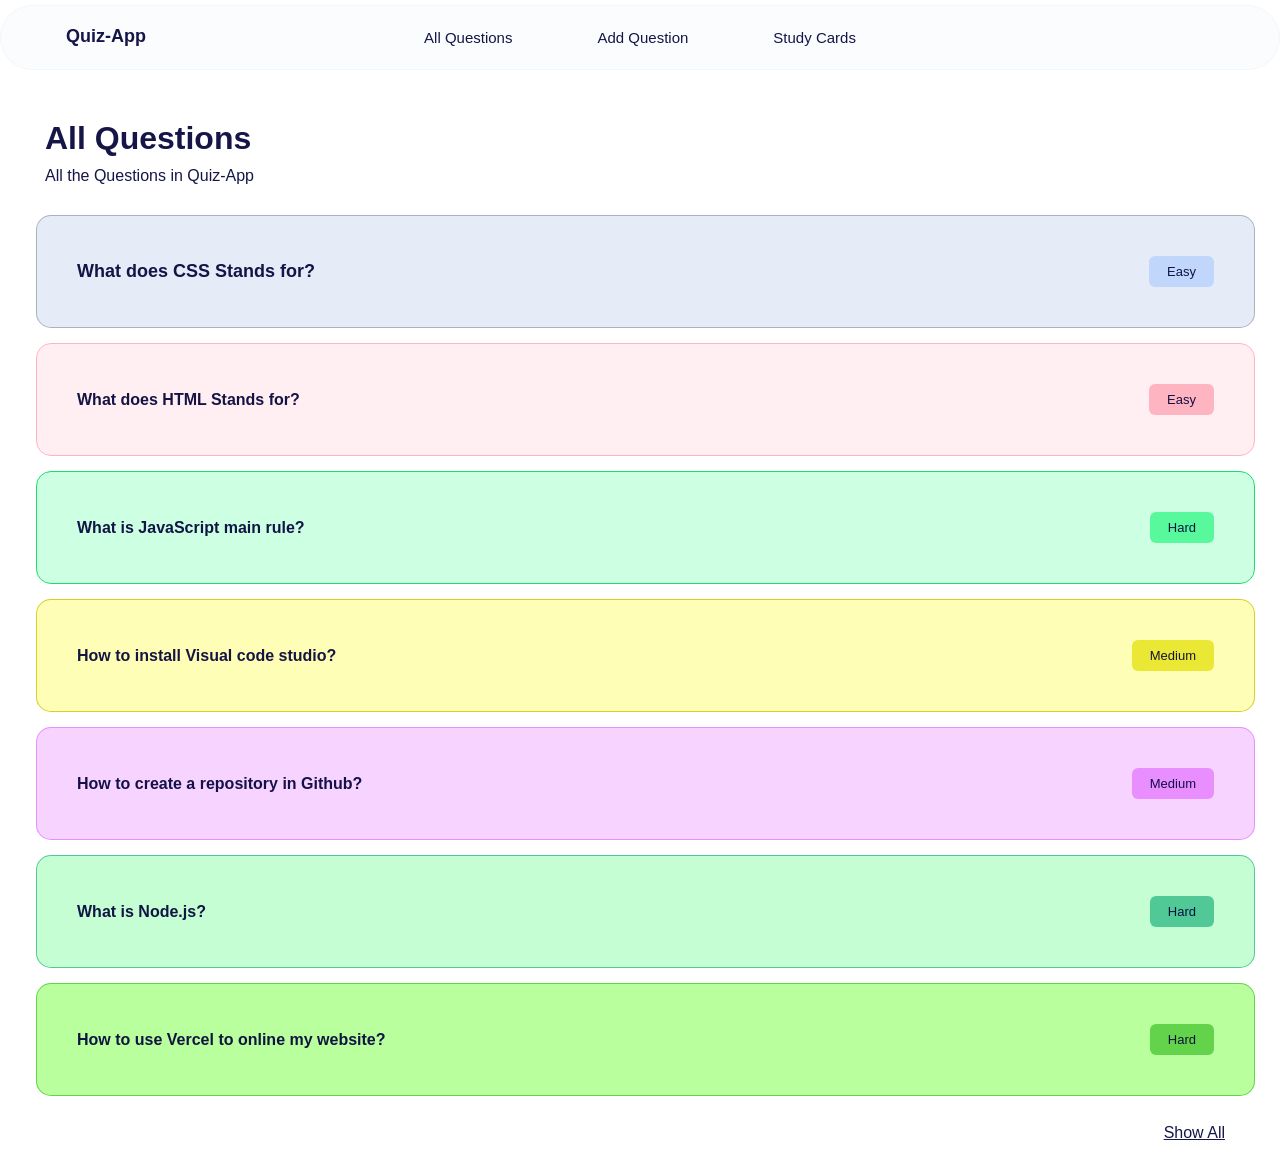
<file: index.html>
<!DOCTYPE html>
<html lang="en">
<head>
    <meta charset="UTF-8">
    <meta name="viewport" content="width=device-width, initial-scale=1.0">
    <title>Quiz-App</title>
    <link rel="stylesheet" href="stylesheet.css">
</head>
<body>
    <nav >
        <h3 class="Logo">Quiz-App</h3>
        <ul >
        <li ><a class= list  href="index.html">All Questions</a></li>
        <li><a class= list href="addquestion.html">Add Question</a></li>
        <li><a class= list href="study.html">Study Cards</a></li>
        </ul>
    </nav>
    <h1>All Questions</h1>
    <p>All the Questions in Quiz-App</p>
    <div>
    <div class="container1">
        <h4>What does CSS Stands for?</h4>
        <span class="id">Easy</span>
        </div>
        <div class="container2">
        <h4>What does HTML Stands for?</h4>
        <span class="id2">Easy</span>
        </div>
        <div class="container3">
        <h4>What is JavaScript main rule?</h4>
        <span class="id3">Hard</span>
        </div>
        <div class="container4">
        <h4>How to install Visual code studio?</h4>
        <span class="id4">Medium</span>
        </div>
        <div class="container5">
        <h4>How to create a repository in Github?</h4>
        <span class="id5">Medium</span>
        </div>
        <div class="container6">
        <h4>What is Node.js?</h4>
        <span class="id6">Hard</span>
        </div>
        <div class="container7">
        <h4>How to use Vercel to online my website?</h4>
        <span class="id7">
            Hard
        </span>
        </div>
        </div>
        <br><br>
        <a class="show" href="all.html">Show All</a>
        
        

    
</body>
</html>
</file>
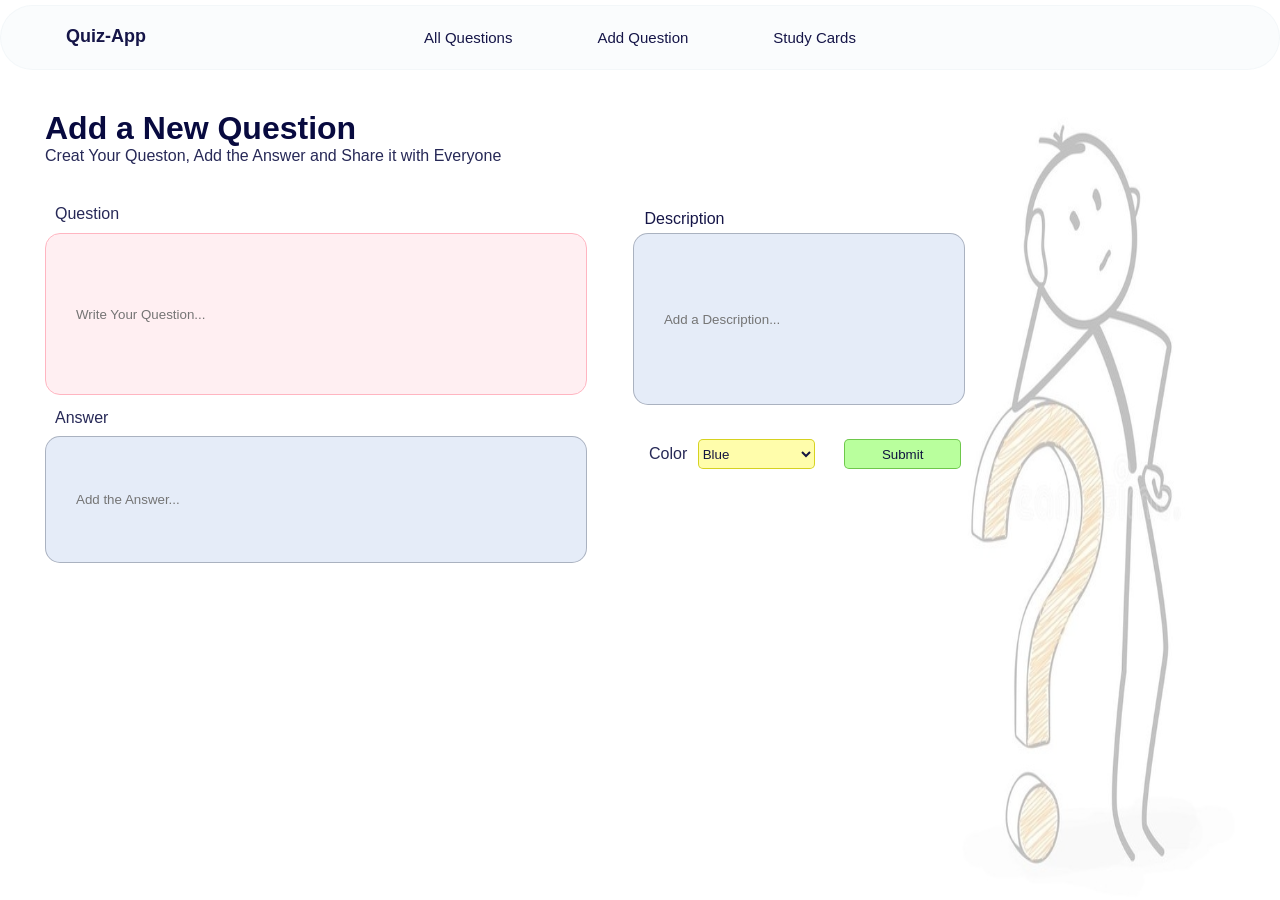
<file: addquestion.html>
<!DOCTYPE html>
<html lang="en">
<head>
    <meta charset="UTF-8">
    <meta name="viewport" content="width=, initial-scale=1.0">
    <title>Quiz-App</title>
    <link rel="stylesheet" href="stylesheet.css">
</head>
<body class="add-question">
     <nav>
        <h3 class="Logo">Quiz-App</h3>
        <ul >
        <li ><a class= list  href="index.html">All Questions</a></li>
        <li><a class= list href="addquestion.html">Add Question</a></li>
        <li><a class= list href="study.html">Study Cards</a></li>
        </ul>
    </nav>
    <h1 class="head">Add a New Question</h1>
    <p class="hes">Creat Your Queston, Add the Answer and Share it with Everyone</p>
    <form>
        <label class="label1">Question</label><br>
        <input type="text" class="Question" placeholder="Write Your Question..." required>
        <br>
        <label class="label2">Answer</label><br>
        <input type="text" class="Answer" placeholder="Add the Answer..."required >
        <label class="diss">Description</label>
        <input type="text" class="dis" placeholder="Add a Description...">
        <br><br><br>
        <label class="www">Color</label>
        <select class="Color" >
            <option>Blue</option>
             <option>Pink</option>
              <option>Yellow</option>
               <option>Purple</option>
                <option>Green</option>
                 <option>Orange</option>
                  <option>Red</option>
                  </select>
                <button type="submit" class="btn">Submit</button>
                <img class="quiz"src="image/964403707712497454.jpg" alt="">
    </form>
    


    
</body>
</html>
</file>
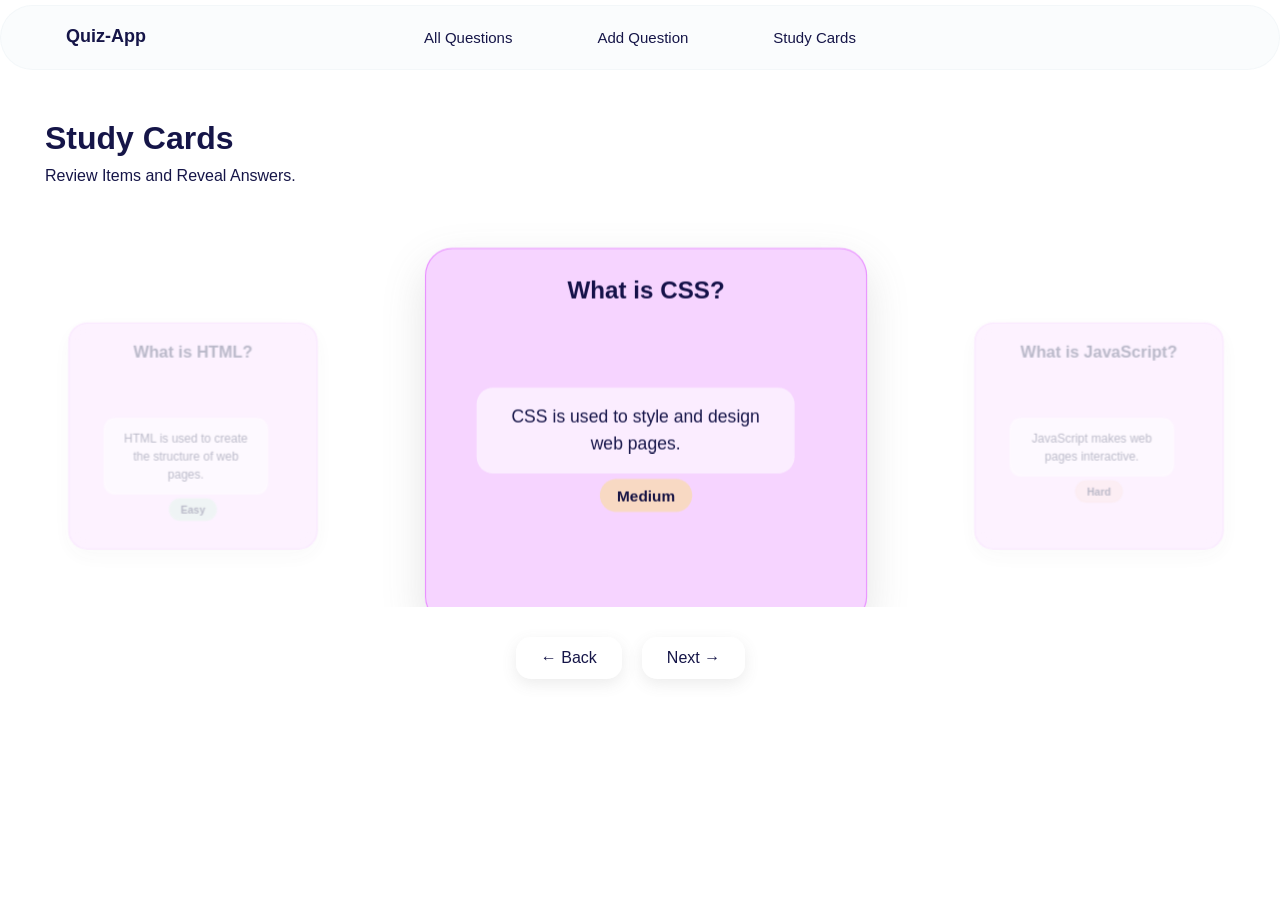
<file: study.html>
<!DOCTYPE html>
<html lang="en">
<head>
    <meta charset="UTF-8">
    <meta name="viewport" content="width=device-width, initial-scale=1.0">
    <title>Quiz-App</title>
    <link rel="stylesheet" href="stylesheet.css">
</head>

<body>

    <nav>
        <h3 class="Logo">Quiz-App</h3>

        <ul>
            <li><a class="list" href="index.html">All Questions</a></li>
            <li><a class="list" href="addquestion.html">Add Question</a></li>
            <li><a class="list" href="study.html">Study Cards</a></li>
        </ul>
    </nav>

    <h1>Study Cards</h1>
    <p>Review Items and Reveal Answers.</p>

    <div class="cards-container">

        <div class="question-card">
            <h3>What is HTML?</h3>

            <div class="answer">
                HTML is used to create the structure of web pages.
            </div>

            <span class="difficulty easy">Easy</span>
        </div>


        <div class="question-card active">
            <h3>What is CSS?</h3>

            <div class="answer">
                CSS is used to style and design web pages.
            </div>

            <span class="difficulty medium">Medium</span>
        </div>


        <div class="question-card">
            <h3>What is JavaScript?</h3>

            <div class="answer">
                JavaScript makes web pages interactive.
            </div>

            <span class="difficulty hard">Hard</span>
        </div>

    </div>


    <div class="card-buttons">
        <button onclick="backCard()">← Back</button>
        <button onclick="nextCard()">Next →</button>
    </div>


    <script src="script.js"></script>

</body>
</html>
</file>
<file: stylesheet.css>
*{
    color:rgba(0, 0, 56, 0.918);
    font-family: Arial, Helvetica, sans-serif ;
    padding: 0%;
    margin: 0%;
}
body{
    overflow-x: hidden;
}
.Logo{
    position: absolute;
    left:65px;
    top:20px;
    font-size: large;
    font-weight: light;
}
nav{
     background-color: rgba(241, 245, 248, 0.342);
     backdrop-filter: blur(10px);
     border: 1.5px solid rgba(241, 245, 248, 0.666); 
    display: flex;
    list-style-type: none;
    justify-content:center;
    margin-top: 5px;
    border-radius: 50px;
}
nav ul{
    display:flex;
    align-items:center;
    gap:85px;
    padding:23px;
     list-style-type:none;
    text-decoration:none;
    font-size: 15px;
}




.list{
    list-style-type:none;
    text-decoration:none;

}
.list:hover{
    font-size: 16.5px;
}
h1{
    display: block;
    position: relative;
    left: 45px;
    top: 50px;
}
p{

    display: block;
    position: relative;
    left: 45px;
    top: 60px;
    font-size: medium;
}
div{
    display: block;
    position: relative;
    left: 15px;
    top:15px;
    margin: 60px auto 0;
    margin-right: 85px;
    margin: 60px 55px 15px 6px;

}
.container1{
    background-color: rgb(180, 200, 235, 0.35);
    backdrop-filter: blur(10px);
    border: 1.5px solid rgba(60, 70, 90, 0.35); 
    border-radius: 15px;
    padding:40px;
    margin: 0%;
    margin-bottom:15px ;
    justify-content: space-between;
    align-items: center;
    display: flex;
    font-size: large;
}
.container1:hover{
    transform: scale(1.01);
    box-shadow: 0 1px 3px rgba(60, 70, 90, 0.25);
    
    }


.id{
    background-color: rgba(153, 190, 255, 0.479);
    padding: 8px 18px;
    border-radius: 6px;
    display: inline-block;
    font-size: small;

}


.container2{
     background-color: rgba(255, 224, 229, 0.5);
     backdrop-filter: blur(10px);
    border: 1.5px solid  rgb(255, 181, 193);
    border-radius: 15px;
    padding:40px;
    margin: 0%;
    margin-bottom:15px ;
     justify-content: space-between;
    align-items: center;
    display: flex;
}
.container2:hover{
    transform: scale(1.01);
    box-shadow: 0 1px 3px rgb(255, 181, 193, 0.35);
    
    }

.id2{
    background-color:   rgb(255, 181, 193);
    padding: 8px 18px;
    border-radius: 6px;
    display: inline-block;
    font-size: small;
}

.container3{
     background-color: rgba(186, 255, 215, 0.719);
     backdrop-filter: blur(10px);
    border: 1.5px solid rgb(28, 221, 108);
     border-radius: 15px;
    padding:40px;
    margin: 0%;
    margin-bottom:15px ;
     justify-content: space-between;
    align-items: center;
    display: flex;
}
.container3:hover{
    transform: scale(1.01);
    box-shadow: 0 1px 3px rgb(28, 221, 108, 0.25);
    
    }

.id3{
    background-color: rgba(54, 248, 135, 0.774);
    padding: 8px 18px;
    border-radius: 6px;
    display: inline-block;
    font-size: small;
}

.container4{
     background-color: rgba(255, 253, 138, 0.61);
     backdrop-filter: blur(10px);
    border: 1.5px solid  rgba(206, 202, 5, 0.836);
    border-radius: 15px;;
    padding:40px;
    margin: 0%;
    margin-bottom:15px ;
     justify-content: space-between;
    align-items: center;
    display: flex;
}
.container4:hover{
    transform: scale(1.01);
    box-shadow: 0 1px 3px  rgba(206, 202, 5, 0.25);
    
    }

.id4{
    background-color: rgba(228, 224, 6, 0.733);
    padding: 8px 18px;
    border-radius: 6px;
    display: inline-block;
    font-size: small;
}

.container5{
     background-color: rgba(244, 198, 255, 0.753);
     backdrop-filter: blur(10px);
    border: 1.5px solid rgba(225, 105, 255, 0.651);
    border-radius: 15px;
    padding:40px;
    margin: 0%;
    margin-bottom:15px ;
     justify-content: space-between;
    align-items: center;
    display: flex;
}
.container5:hover{
    transform: scale(1.01);
    box-shadow: 0 1px 3px  rgba(225, 105, 255, 0.25);
    
    }

.id5{
    background-color: rgba(225, 105, 255, 0.651);
    padding: 8px 18px;
    border-radius: 6px;
    display: inline-block;
    font-size: small;
}

.container6{
     background-color: rgba(143, 253, 171, 0.507);
     backdrop-filter: blur(10px);
    border: 1.5px solid  rgba(47, 185, 133, 0.774);
    border-radius: 15px;
    padding:40px;
    margin: 0%;
    margin-bottom:15px ;
     justify-content: space-between;
    align-items: center;
    display: flex;
}
.container6:hover{
    transform: scale(1.01);
    box-shadow: 0 1px 3px rgba(47, 185, 133, 0.25);
    
    }

.id6{
    background-color:  rgba(47, 185, 133, 0.774);
    padding: 8px 18px;
    border-radius: 6px;
    display: inline-block;
    font-size: small;
}

.container7{
     background-color: rgba(143, 255, 99, 0.623);
     backdrop-filter: blur(10px);
    border: 1.5px solid rgba(28, 175, 8, 0.548);
    border-radius: 15px;
    padding:40px;
    margin: 0%;
    margin-bottom:15px ;
     justify-content: space-between;
    align-items: center;
    display: flex;
}
.container7:hover{
    transform: scale(1.01);
    box-shadow: 0 1px 3px rgba(28, 175, 8, 0.25);
    
    }

.id7{
    background-color:rgba(28, 175, 8, 0.548);
    padding: 8px 18px;
    border-radius: 6px;
    display: inline-block;
    font-size: small;
}

.hey{
     display: block;
    position: relative;
    left: 30px;
    top: 50px;
    

}
.show{
    display: block;
    width: fit-content;
    margin: 7px 55px 20px auto;
    white-space: nowrap;
}
.add-question{
    overflow-y: hidden;
}
.head{
    display: block;
    position: relative;
    left: 45px;
    top: 40px;
    color: rgba(1, 3, 58, 0.973);

}
.hes{
     color: rgba(1, 3, 58, 0.85);
    display: block;
    position: relative;
    left: 45px;
    top : 40px ;
    font-size: medium;
    font-weight: medium;
}
form{
    margin: 60px 55px 15px 6px;
    display: block;
    position: relative;
    left: 45px;
    top:30px;
    margin: 60px auto 0;
}
.Question{
    width: 500px;
    height: 120px;
    border-radius: 15px;
    border: 1px solid  rgb(255, 181, 193);
      background-color: rgba(255, 224, 229, 0.5);
     backdrop-filter: blur(10px);
     padding: 20px;
     
    
}
input:focus{
     outline: none;
     border: 1px solid  rgba(255, 181, 193, 0);
}
select:focus{
    outline: none;
    border: 1px solid  rgba(255, 181, 193, 0);
}

.Answer{
    padding: 20px;
    width: 500px;
    height: 85px;
    border-radius: 15px;
    border: 1px solid  rgba(60, 70, 90, 0.35);
     background-color: rgb(180, 200, 235, 0.35);
    backdrop-filter: blur(10px); 

}
.dis{
    padding: 20px;
    width: 290px;
    height: 130px;
    border-radius: 15px;
    border: 1px solid  rgba(60, 70, 90, 0.35);
     background-color: rgb(180, 200, 235, 0.35);
    backdrop-filter: blur(10px); 
    position: relative;
    left: -43px;
    bottom: 180px;
}
.diss{
    position: relative;
    left: 53px;
    bottom: 280px;

}
.Color{
    width: 117px;
    height: 30px;
     background-color: rgba(255, 253, 138, 0.712);
     backdrop-filter: blur(10px);
    border: 1.5px solid  rgba(206, 202, 5, 0.836);
    border-radius: 5px;
    position: relative;
    left: 610px;
    bottom: 182px;
}
::placeholder{
    position: relative;
    left: 10px;
}
.label1{
    position: relative;
    left: 10px;
    bottom: 10px;
     color: rgba(1, 3, 58, 0.85);
}
.label2{
    position: relative;
    left: 10px;
    bottom: -14px;
     color: rgba(1, 3, 58, 0.85);
}
.www{
     color: rgba(1, 3, 58, 0.85);
     position: relative;
     left:604px;
     bottom: 182px;
}
.btn{
    width: 117px;
    align-items: center;
    justify-content: center;
    height: 30px;
    position: relative;
     position: relative;
    left: 635px;
    bottom: 182px;
    border-radius: 5px;
     background-color: rgba(143, 255, 99, 0.623);
     backdrop-filter: blur(10px);
    border: 1.5px solid rgba(46, 153, 4, 0.534);
}
.btn:hover{
    transform: scale(1.01);
    box-shadow: 0 1px 3px rgba(46, 153, 4, 0.534);
}
.quiz{
    position: fixed;
    right: -55px;
    top: 30px;
    height: 100%;
    width: 40%;
    background-image: url("image/964403707712497454.jpg");
    background-size: cover;
    background-position: center;
    opacity: 0.3;
    z-index: -1 ;

}

.cards-container {
    display: flex;
    justify-content: center;
    align-items: center;
    gap: 25px;
    margin: 50px auto 30px;
    min-height: 350px;
    overflow: hidden;
}




.question-card {
    width: 280px;
    min-height: 250px;
    padding: 25px;
    border-radius: 25px;

     background-color: rgba(244, 198, 255, 0.753);
     backdrop-filter: blur(10px);
    border: 1.5px solid rgba(225, 105, 255, 0.651);
    -webkit-backdrop-filter: blur(12px);


    box-shadow: 0 10px 30px rgba(100, 100, 100, 0.12);

    text-align: center;

    opacity: 0.3;
    transform: scale(0.75);

    transition: all 0.5s ease;

    flex-shrink: 0;
}




.question-card.active {
    opacity: 1;
    transform: scale(1.1);
    width: 350px;
    min-height: 290px;

    
     background-color: rgba(244, 198, 255, 0.753);
     backdrop-filter: blur(10px);
    border: 1.5px solid rgba(225, 105, 255, 0.651);

    box-shadow: 0 15px 40px rgba(100, 100, 100, 0.18);

    z-index: 2;
}




.question-card h3 {
    font-size: 22px;
    margin-bottom: 20px;
}


/* Answer */

.answer {
    background: rgba(255, 255, 255, 0.6);

    padding: 15px;
    border-radius: 15px;

    margin-bottom: 20px;

    line-height: 1.5;
}


/* Difficulty */

.difficulty {
    display: inline-block;

    padding: 7px 16px;

    border-radius: 20px;

    font-size: 14px;
    font-weight: bold;
}


/* Different pastel difficulty colors */

.easy {
    background: rgba(180, 225, 205, 0.65);
}

.medium {
    background: rgba(250, 220, 170, 0.7);
}

.hard {
    background: rgba(245, 190, 200, 0.7);
}


/* Buttons */

.card-buttons {
    display: flex;
    justify-content: center;
    gap: 20px;
    margin-top: 20px;
}


.card-buttons button {
    border: none;

    padding: 12px 25px;

    border-radius: 15px;

    background: rgba(255, 255, 255, 0.7);

    box-shadow: 0 5px 15px rgba(100, 100, 100, 0.12);

    font-size: 16px;
    cursor: pointer;

    transition: all 0.3s ease;
}


.card-buttons button:hover {
    transform: translateY(-3px);
    box-shadow: 0 8px 20px rgba(100, 100, 100, 0.18);
     border-radius: 15px;
    border: 1px solid  rgba(60, 70, 90, 0.35);
     background-color: rgb(180, 200, 235, 0.35);
    backdrop-filter: blur(10px);
.cards-container {
    transition: transform 0.5s ease;
}
/* Responsive Design */

/* Tablet */
@media (max-width: 900px) {

    .card {
        flex: 0 0 calc(50% - 10px);
    }

}

/* Mobile */
@media (max-width: 600px) {

    .card {
        flex: 0 0 100%;
    }

    nav {
        width: 100%;
        box-sizing: border-box;
    }

    nav ul {
        display: flex;
        flex-wrap: wrap;
        justify-content: center;
        gap: 15px;
        padding: 0;
    }

    h1 {
        font-size: 28px;
    }

}
</file>
